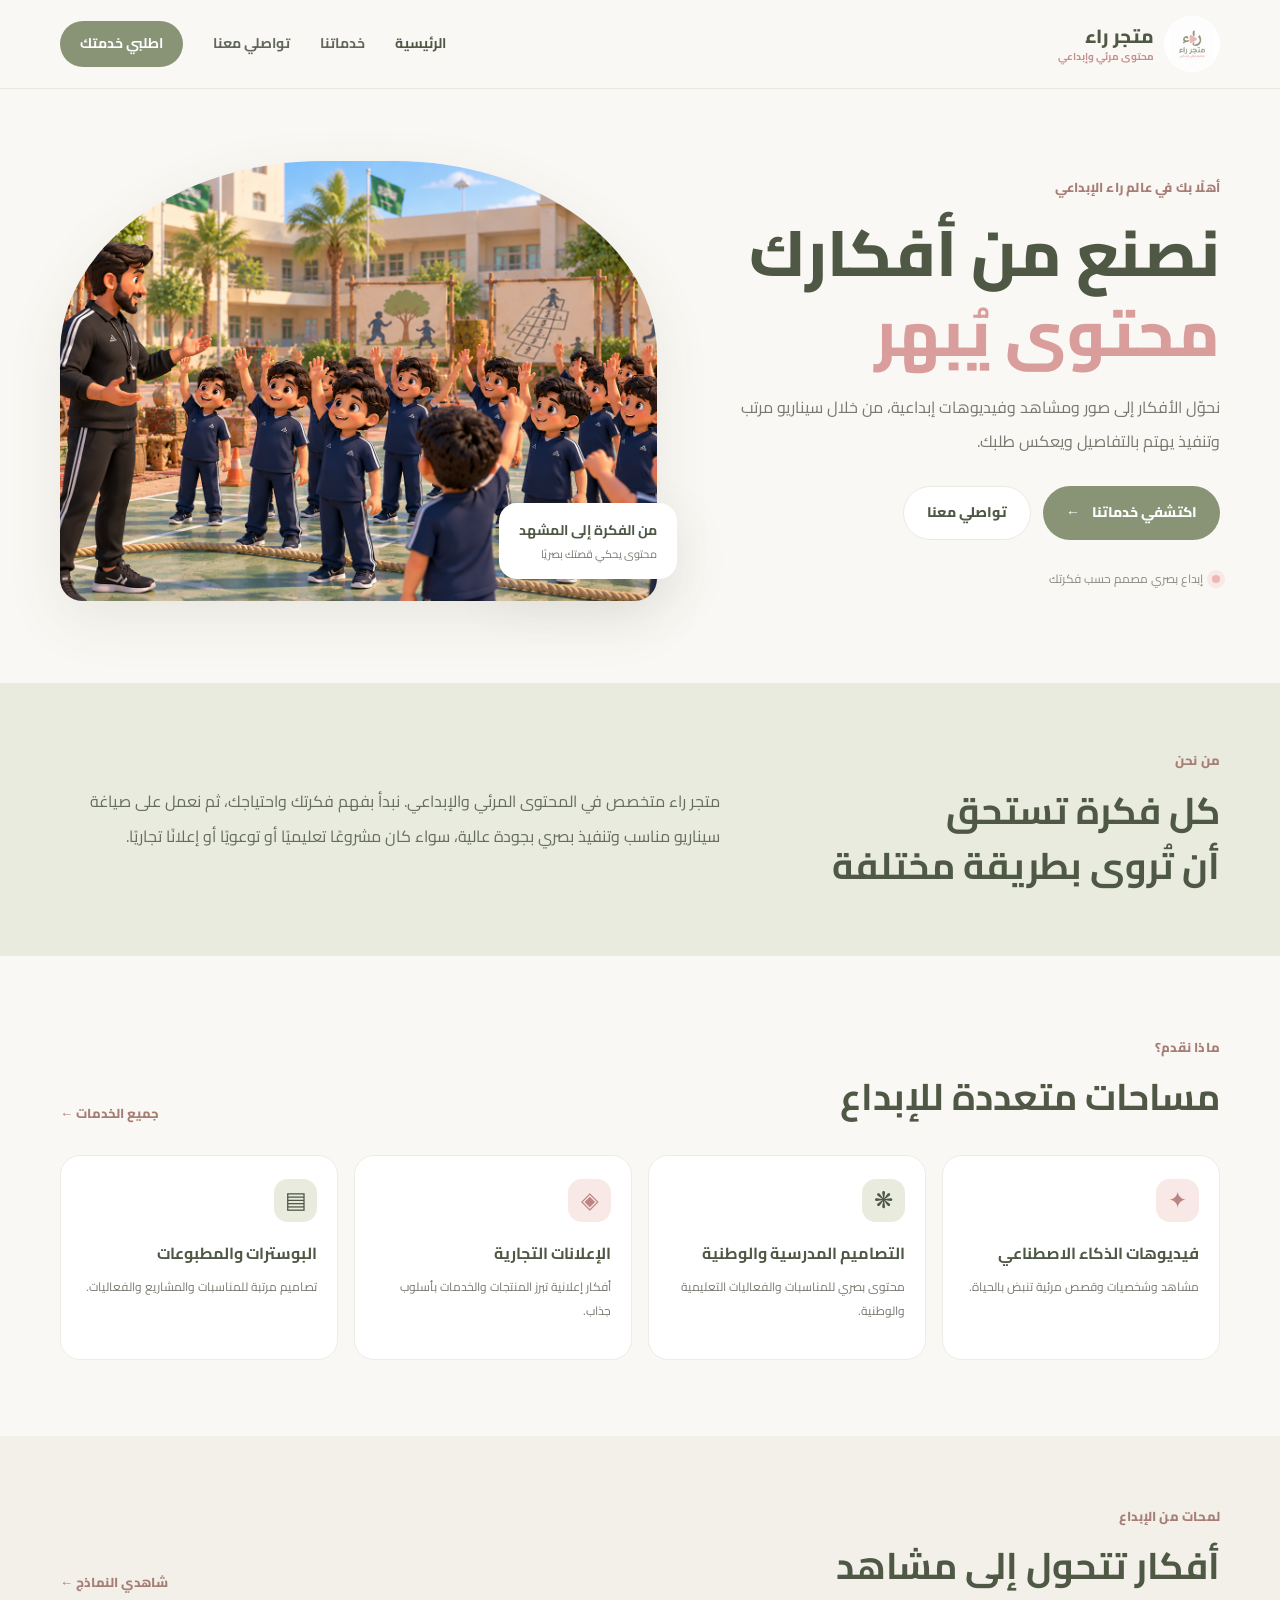
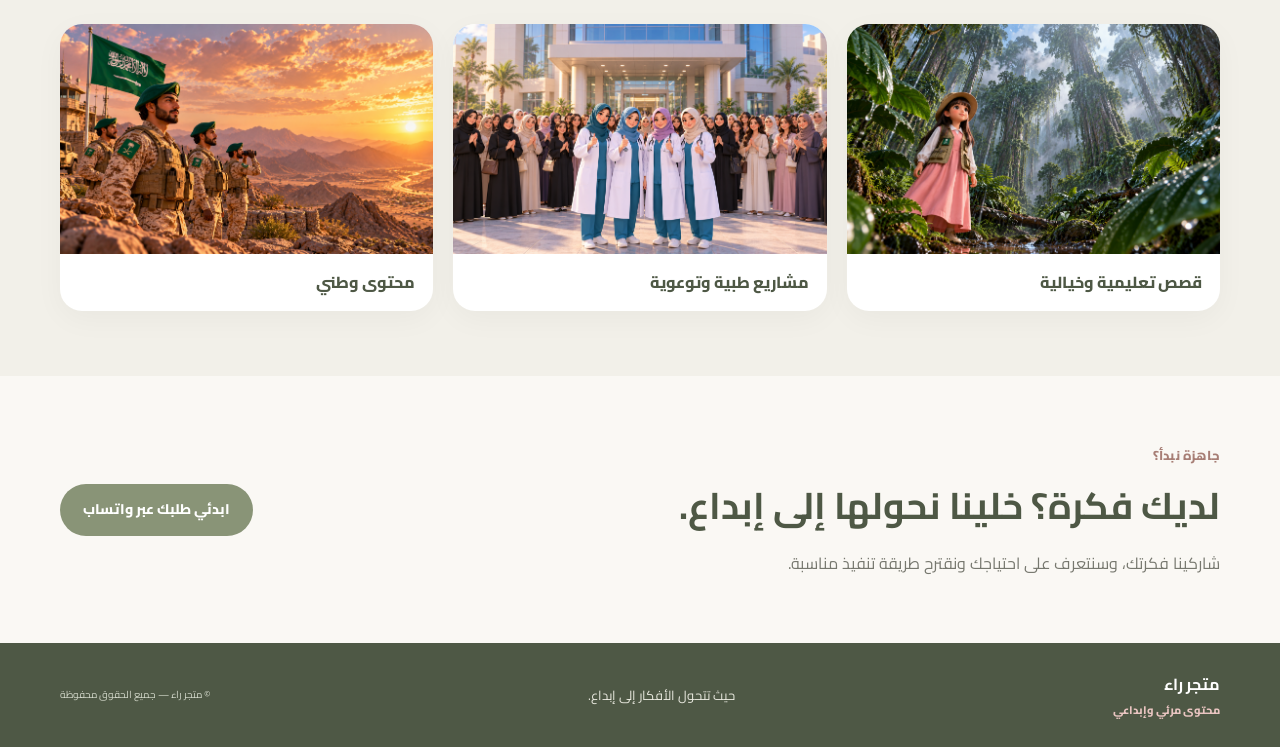
<file: index.html>
<!doctype html>
<html lang="ar" dir="rtl">
<head>
<meta charset="utf-8"><meta name="viewport" content="width=device-width, initial-scale=1">
<meta name="theme-color" content="#899477"><meta name="description" content="متجر راء للمحتوى المرئي والإبداعي: فيديوهات الذكاء الاصطناعي، التصاميم، الإعلانات والمطبوعات.">
<title>متجر راء | محتوى مرئي وإبداعي</title><link rel="preconnect" href="https://fonts.googleapis.com"><link rel="preconnect" href="https://fonts.gstatic.com" crossorigin><link href="https://fonts.googleapis.com/css2?family=Cairo:wght@400;500;600;700;800&display=swap" rel="stylesheet"><link rel="stylesheet" href="style.css">
</head><body>
<header class="site-header"><div class="container nav-wrap"><a class="brand" href="index.html"><img src="assets/images/logo.png.png" alt="شعار متجر راء"><span>متجر راء<small>محتوى مرئي وإبداعي</small></span></a><button class="menu-toggle" aria-label="فتح القائمة" aria-expanded="false">☰</button><nav class="nav-links"><a class="active" href="index.html">الرئيسية</a><a href="services.html">خدماتنا</a><a href="contact.html">تواصلي معنا</a><a class="nav-cta" href="https://wa.me/966556714294" target="_blank" rel="noopener">اطلبي خدمتك</a></nav></div></header>
<main>
<section class="hero container"><div class="hero-copy"><span class="eyebrow">أهلًا بك في عالم راء الإبداعي</span><h1>نصنع من أفكارك<br><em>محتوى يُبهر</em></h1><p>نحوّل الأفكار إلى صور ومشاهد وفيديوهات إبداعية، من خلال سيناريو مرتب وتنفيذ يهتم بالتفاصيل ويعكس طلبك.</p><div class="hero-actions"><a class="btn btn-primary" href="services.html">اكتشفي خدماتنا <span>←</span></a><a class="btn btn-light" href="contact.html">تواصلي معنا</a></div><div class="hero-note"><span class="note-dot"></span> إبداع بصري مصمم حسب فكرتك</div></div><div class="hero-visual"><img src="assets/images/story-1.png.png" alt="مشهد قصصي ثلاثي الأبعاد من أعمال متجر راء"><div class="floating-tag"><b>من الفكرة إلى المشهد</b><small>محتوى يحكي قصتك بصريًا</small></div></div></section>
<section class="intro-band"><div class="container intro-grid"><div><span class="eyebrow">من نحن</span><h2>كل فكرة تستحق<br>أن تُروى بطريقة مختلفة</h2></div><p>متجر راء متخصص في المحتوى المرئي والإبداعي. نبدأ بفهم فكرتك واحتياجك، ثم نعمل على صياغة سيناريو مناسب وتنفيذ بصري بجودة عالية، سواء كان مشروعًا تعليميًا أو توعويًا أو إعلانًا تجاريًا.</p></div></section>
<section class="section container"><div class="section-heading"><div><span class="eyebrow">ماذا نقدم؟</span><h2>مساحات متعددة للإبداع</h2></div><a class="text-link" href="services.html">جميع الخدمات ←</a></div><div class="service-preview-grid">
<article class="service-mini"><div class="mini-icon">✦</div><h3>فيديوهات الذكاء الاصطناعي</h3><p>مشاهد وشخصيات وقصص مرئية تنبض بالحياة.</p></article>
<article class="service-mini"><div class="mini-icon">❋</div><h3>التصاميم المدرسية والوطنية</h3><p>محتوى بصري للمناسبات والفعاليات التعليمية والوطنية.</p></article>
<article class="service-mini"><div class="mini-icon">◈</div><h3>الإعلانات التجارية</h3><p>أفكار إعلانية تبرز المنتجات والخدمات بأسلوب جذاب.</p></article>
<article class="service-mini"><div class="mini-icon">▤</div><h3>البوسترات والمطبوعات</h3><p>تصاميم مرتبة للمناسبات والمشاريع والفعاليات.</p></article>
</div></section>
<section class="showcase"><div class="container"><div class="section-heading"><div><span class="eyebrow">لمحات من الإبداع</span><h2>أفكار تتحول إلى مشاهد</h2></div><a class="text-link" href="services.html#samples">شاهدي النماذج ←</a></div><div class="showcase-grid"><figure><img src="assets/images/school-1.png2.png" alt="قصة مرئية لطفلة في الغابة"><figcaption>قصص تعليمية وخيالية</figcaption></figure><figure><img src="assets/images/medical-1.png.png" alt="مشهد توعوي طبي"><figcaption>مشاريع طبية وتوعوية</figcaption></figure><figure><img src="assets/images/story-1.png2.png" alt="مشهد وطني سعودي"><figcaption>محتوى وطني</figcaption></figure></div></div></section>
<section class="closing-cta container"><div><span class="eyebrow">جاهزة نبدأ؟</span><h2>لديك فكرة؟ خلينا نحولها إلى إبداع.</h2><p>شاركينا فكرتك، وسنتعرف على احتياجك ونقترح طريقة تنفيذ مناسبة.</p></div><a class="btn btn-primary" href="https://wa.me/966556714294" target="_blank" rel="noopener">ابدئي طلبك عبر واتساب</a></section>
</main><footer class="site-footer"><div class="container footer-inner"><div class="footer-brand"><b>متجر راء</b><span>محتوى مرئي وإبداعي</span></div><p>حيث تتحول الأفكار إلى إبداع.</p><small>© متجر راء — جميع الحقوق محفوظة</small></div></footer><script src="script.js"></script></body></html>
</file>
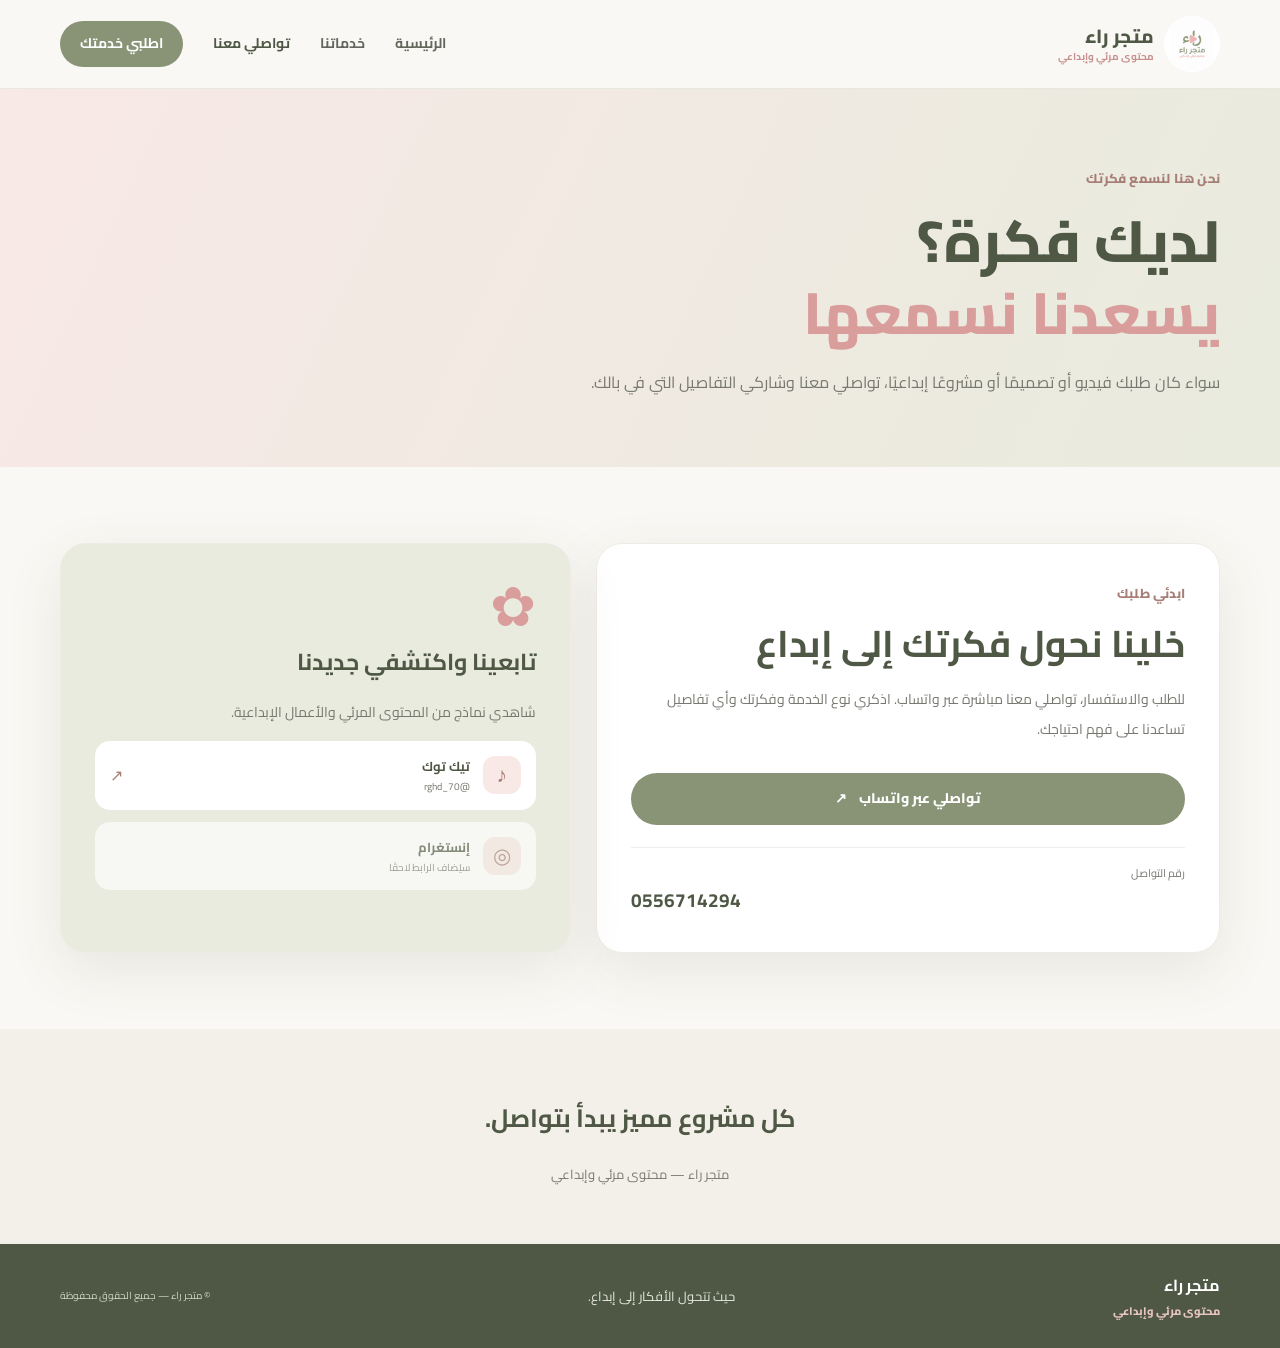
<file: contact.html>
<!doctype html>
<html lang="ar" dir="rtl"><head><meta charset="utf-8"><meta name="viewport" content="width=device-width, initial-scale=1"><meta name="description" content="تواصلي مع متجر راء لطلب فيديوهات الذكاء الاصطناعي والتصاميم والإعلانات والمشاريع الإبداعية."><title>تواصلي معنا | متجر راء</title><link rel="preconnect" href="https://fonts.googleapis.com"><link rel="preconnect" href="https://fonts.gstatic.com" crossorigin><link href="https://fonts.googleapis.com/css2?family=Cairo:wght@400;500;600;700;800&display=swap" rel="stylesheet"><link rel="stylesheet" href="style.css"></head><body>
<header class="site-header"><div class="container nav-wrap"><a class="brand" href="index.html"><img src="assets/images/logo.png.png" alt="شعار متجر راء"><span>متجر راء<small>محتوى مرئي وإبداعي</small></span></a><button class="menu-toggle" aria-label="فتح القائمة" aria-expanded="false">☰</button><nav class="nav-links"><a href="index.html">الرئيسية</a><a href="services.html">خدماتنا</a><a class="active" href="contact.html">تواصلي معنا</a><a class="nav-cta" href="https://wa.me/966556714294" target="_blank" rel="noopener">اطلبي خدمتك</a></nav></div></header>
<main><section class="page-hero contact-hero"><div class="container"><span class="eyebrow">نحن هنا لنسمع فكرتك</span><h1>لديك فكرة؟<br><em>يسعدنا نسمعها</em></h1><p>سواء كان طلبك فيديو أو تصميمًا أو مشروعًا إبداعيًا، تواصلي معنا وشاركي التفاصيل التي في بالك.</p></div></section>
<section class="section container contact-layout"><div class="contact-card"><span class="eyebrow">ابدئي طلبك</span><h2>خلينا نحول فكرتك إلى إبداع</h2><p>للطلب والاستفسار، تواصلي معنا مباشرة عبر واتساب. اذكري نوع الخدمة وفكرتك وأي تفاصيل تساعدنا على فهم احتياجك.</p><a class="btn btn-primary btn-wide" href="https://wa.me/966556714294?text=%D9%85%D8%B1%D8%AD%D8%A8%D8%A7%D9%8B%20%D9%85%D8%AA%D8%AC%D8%B1%20%D8%B1%D8%A7%D8%A1%D8%8C%20%D8%A3%D8%B1%D8%BA%D8%A8%20%D8%A8%D8%A7%D9%84%D8%A7%D8%B3%D8%AA%D9%81%D8%B3%D8%A7%D8%B1%20%D8%B9%D9%86%20%D8%AE%D8%AF%D9%85%D8%A7%D8%AA%D9%83%D9%85." target="_blank" rel="noopener">تواصلي عبر واتساب <span>↗</span></a><div class="contact-detail"><small>رقم التواصل</small><b dir="ltr">0556714294</b></div></div><div class="social-card"><div class="social-flower">✿</div><h3>تابعينا واكتشفي جديدنا</h3><p>شاهدي نماذج من المحتوى المرئي والأعمال الإبداعية.</p><a class="social-link" href="https://www.tiktok.com/@rghd_70" target="_blank" rel="noopener"><span class="social-icon">♪</span><span><b>تيك توك</b><small>@rghd_70</small></span><span class="arrow">↗</span></a><div class="social-link disabled"><span class="social-icon">◎</span><span><b>إنستغرام</b><small>سيُضاف الرابط لاحقًا</small></span></div></div></section>
<section class="contact-bottom"><div class="container"><h2>كل مشروع مميز يبدأ بتواصل.</h2><p>متجر راء — محتوى مرئي وإبداعي</p></div></section></main><footer class="site-footer"><div class="container footer-inner"><div class="footer-brand"><b>متجر راء</b><span>محتوى مرئي وإبداعي</span></div><p>حيث تتحول الأفكار إلى إبداع.</p><small>© متجر راء — جميع الحقوق محفوظة</small></div></footer><script src="script.js"></script></body></html>
</file>
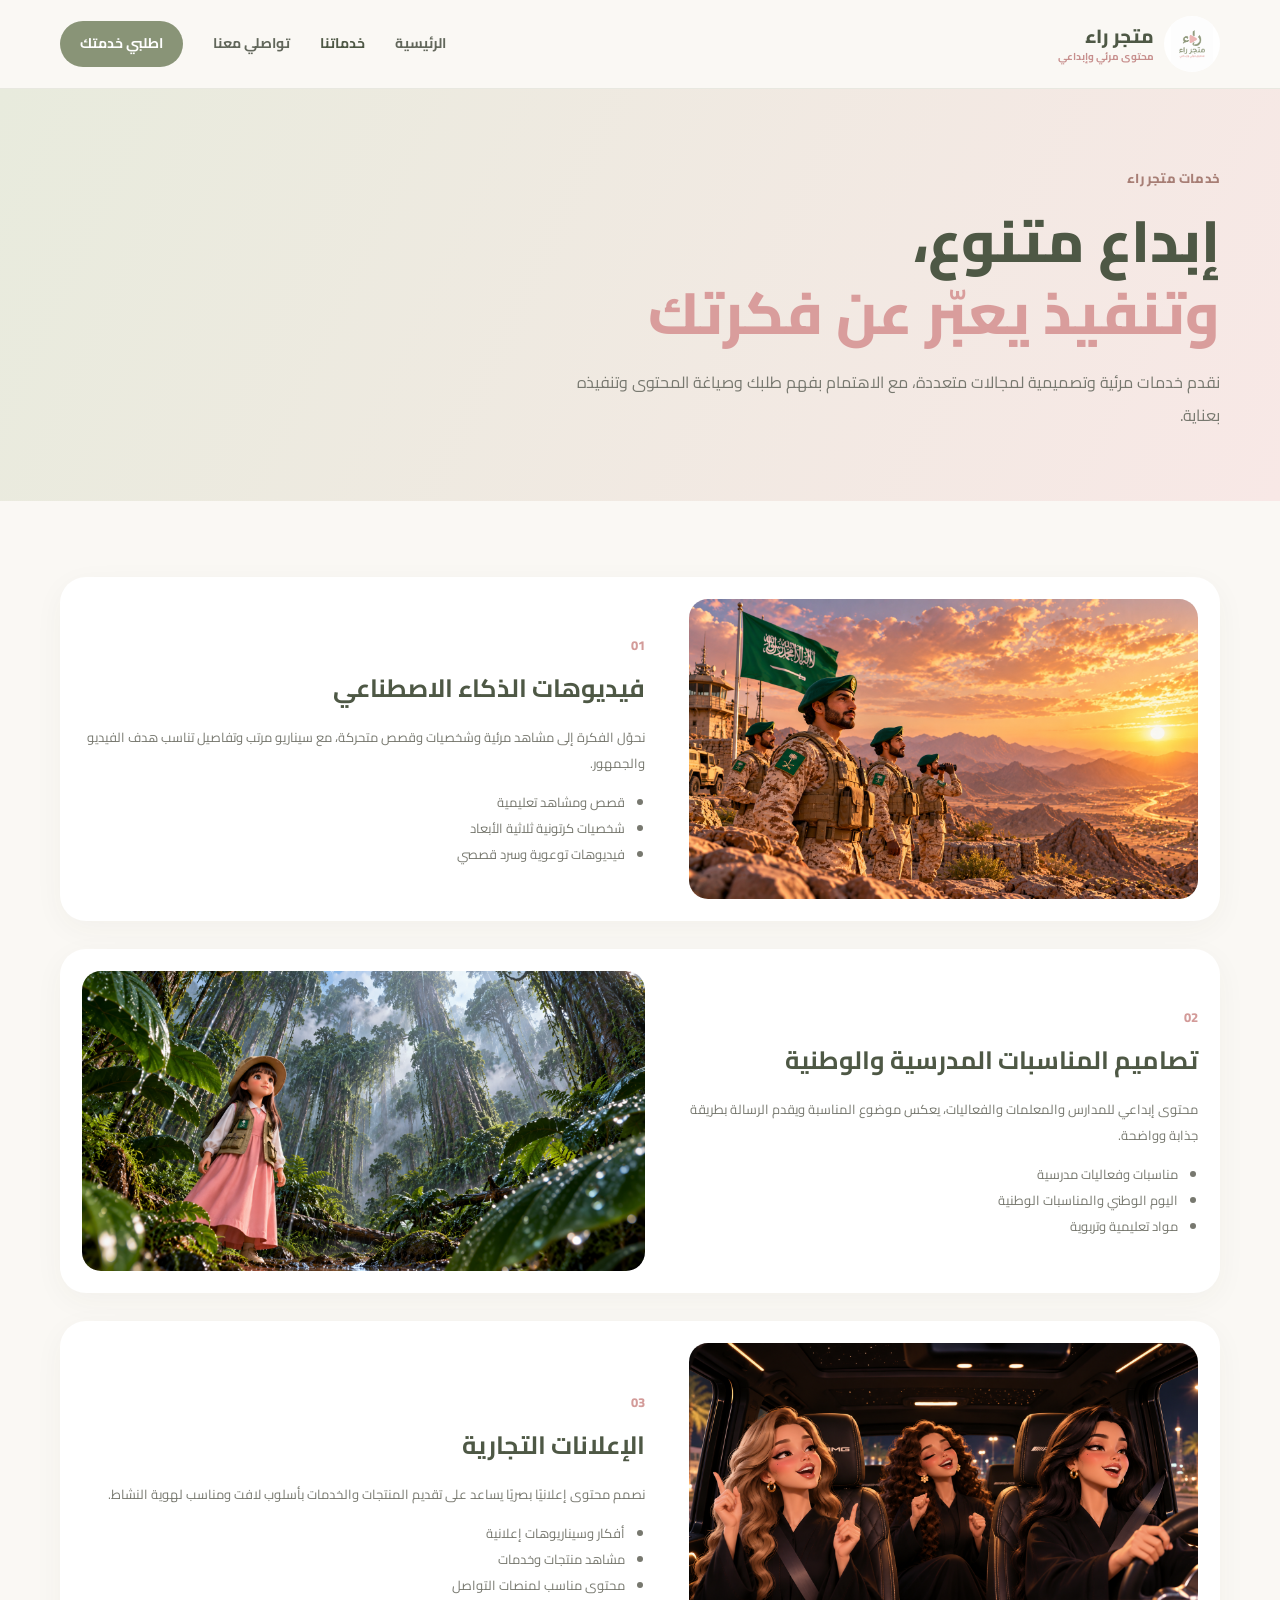
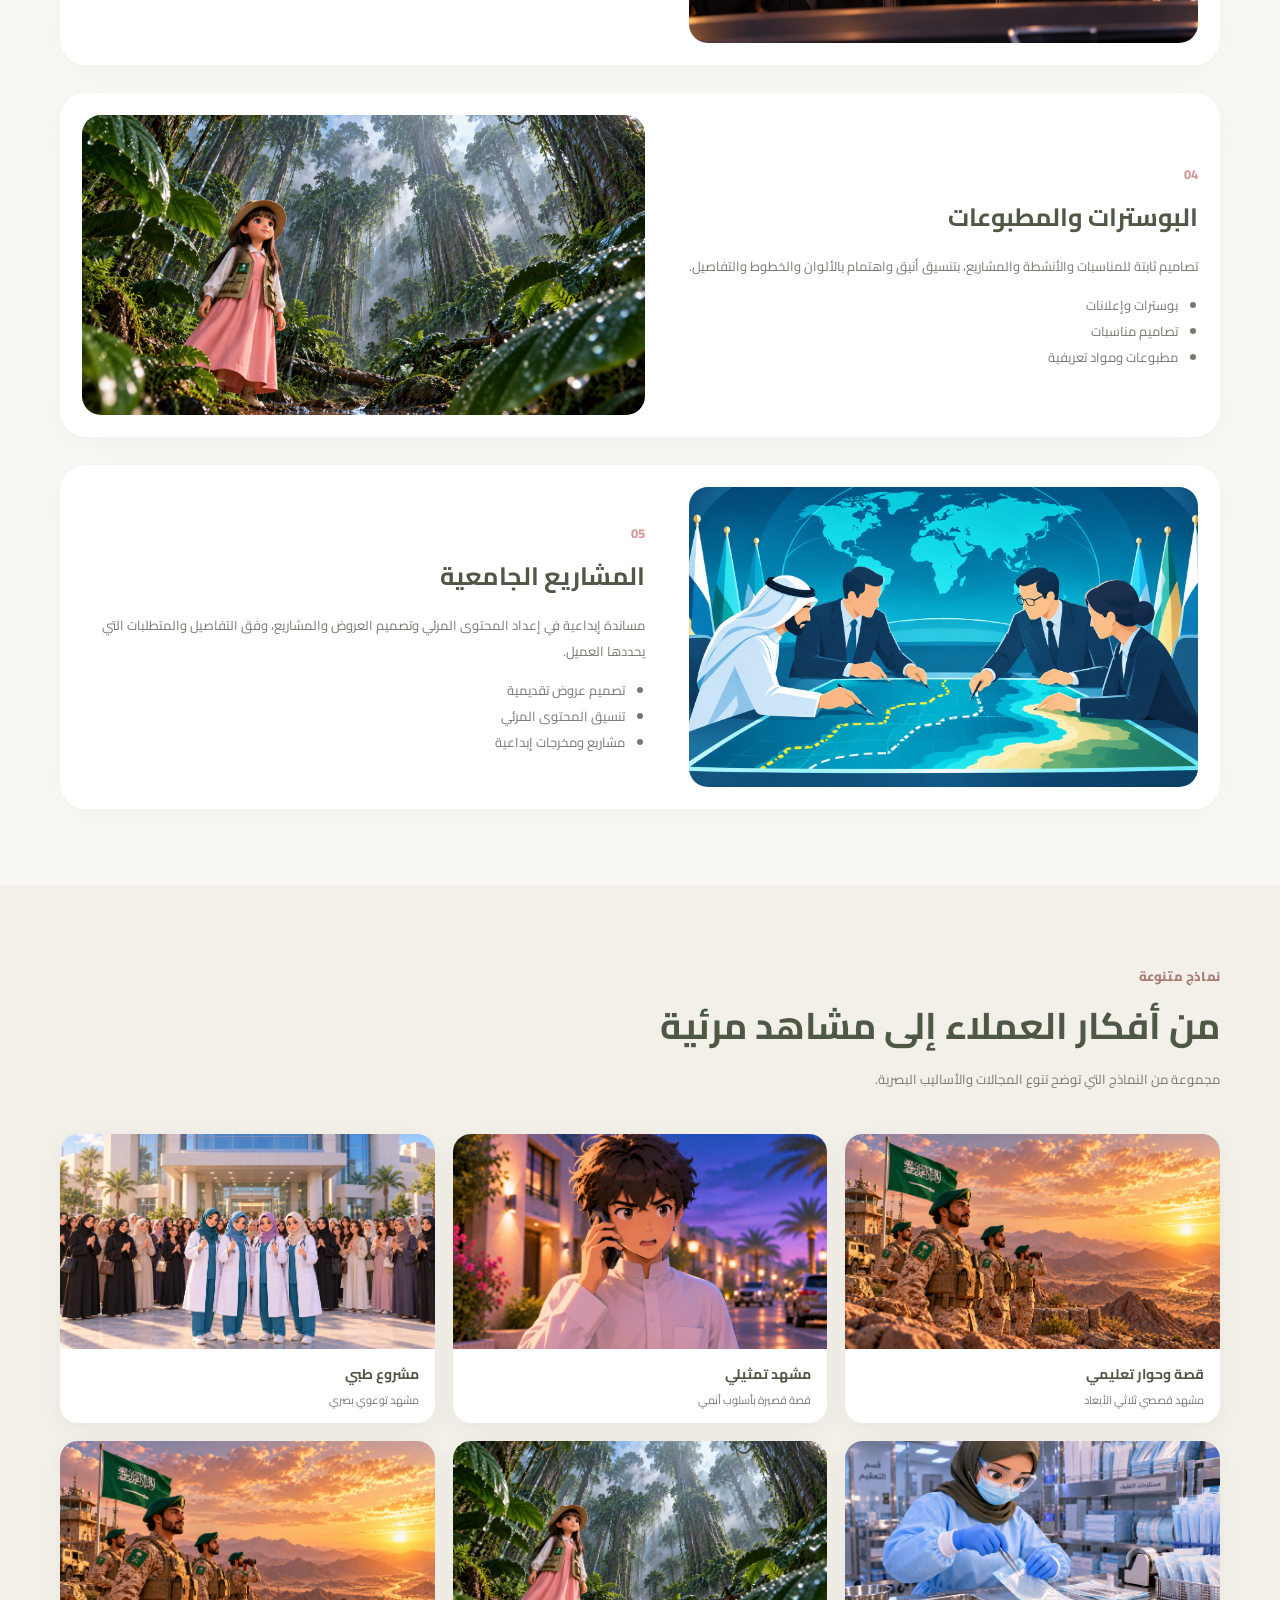
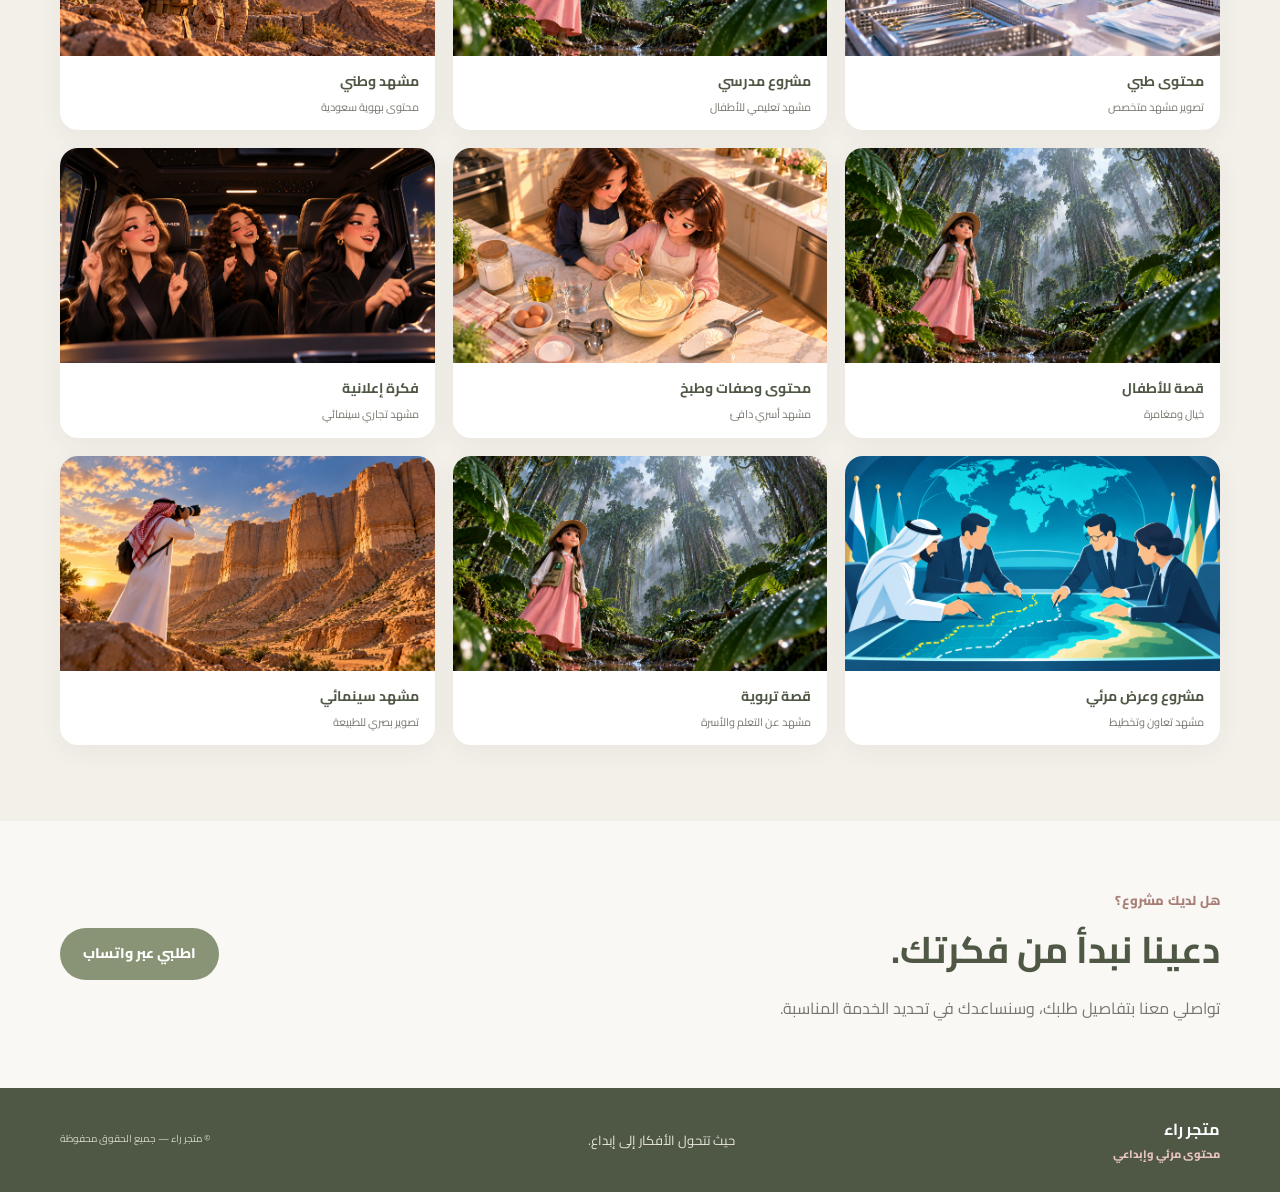
<file: services.html>
<!doctype html>
<html lang="ar" dir="rtl"><head><meta charset="utf-8"><meta name="viewport" content="width=device-width, initial-scale=1"><meta name="description" content="تعرفي على خدمات متجر راء في الفيديوهات والتصاميم والإعلانات والمشاريع التعليمية والطبية."><title>خدماتنا | متجر راء</title><link rel="preconnect" href="https://fonts.googleapis.com"><link rel="preconnect" href="https://fonts.gstatic.com" crossorigin><link href="https://fonts.googleapis.com/css2?family=Cairo:wght@400;500;600;700;800&display=swap" rel="stylesheet"><link rel="stylesheet" href="style.css"></head><body>
<header class="site-header"><div class="container nav-wrap"><a class="brand" href="index.html"><img src="assets/images/logo.png.png" alt="شعار متجر راء"><span>متجر راء<small>محتوى مرئي وإبداعي</small></span></a><button class="menu-toggle" aria-label="فتح القائمة" aria-expanded="false">☰</button><nav class="nav-links"><a href="index.html">الرئيسية</a><a class="active" href="services.html">خدماتنا</a><a href="contact.html">تواصلي معنا</a><a class="nav-cta" href="https://wa.me/966556714294" target="_blank" rel="noopener">اطلبي خدمتك</a></nav></div></header>
<main><section class="page-hero"><div class="container"><span class="eyebrow">خدمات متجر راء</span><h1>إبداع متنوع،<br><em>وتنفيذ يعبّر عن فكرتك</em></h1><p>نقدم خدمات مرئية وتصميمية لمجالات متعددة، مع الاهتمام بفهم طلبك وصياغة المحتوى وتنفيذه بعناية.</p></div></section>
<section class="section container"><div class="services-list">
<article class="service-row"><img src="assets/images/story-1.png2.png" alt="مشهد قصصي ثلاثي الأبعاد"><div><span class="service-number">01</span><h2>فيديوهات الذكاء الاصطناعي</h2><p>نحوّل الفكرة إلى مشاهد مرئية وشخصيات وقصص متحركة، مع سيناريو مرتب وتفاصيل تناسب هدف الفيديو والجمهور.</p><ul><li>قصص ومشاهد تعليمية</li><li>شخصيات كرتونية ثلاثية الأبعاد</li><li>فيديوهات توعوية وسرد قصصي</li></ul></div></article>
<article class="service-row reverse"><img src="assets/images/school-1.png2.png" alt="مشروع مدرسي تعليمي"><div><span class="service-number">02</span><h2>تصاميم المناسبات المدرسية والوطنية</h2><p>محتوى إبداعي للمدارس والمعلمات والفعاليات، يعكس موضوع المناسبة ويقدم الرسالة بطريقة جذابة وواضحة.</p><ul><li>مناسبات وفعاليات مدرسية</li><li>اليوم الوطني والمناسبات الوطنية</li><li>مواد تعليمية وتربوية</li></ul></div></article>
<article class="service-row"><img src="assets/images/ads-1.png.png" alt="مشهد إعلاني تجاري"><div><span class="service-number">03</span><h2>الإعلانات التجارية</h2><p>نصمم محتوى إعلانيًا بصريًا يساعد على تقديم المنتجات والخدمات بأسلوب لافت ومناسب لهوية النشاط.</p><ul><li>أفكار وسيناريوهات إعلانية</li><li>مشاهد منتجات وخدمات</li><li>محتوى مناسب لمنصات التواصل</li></ul></div></article>
<article class="service-row reverse"><img src="assets/images/school-1.png2.png" alt="قصة تعليمية أسرية"><div><span class="service-number">04</span><h2>البوسترات والمطبوعات</h2><p>تصاميم ثابتة للمناسبات والأنشطة والمشاريع، بتنسيق أنيق واهتمام بالألوان والخطوط والتفاصيل.</p><ul><li>بوسترات وإعلانات</li><li>تصاميم مناسبات</li><li>مطبوعات ومواد تعريفية</li></ul></div></article>
<article class="service-row"><img src="assets/images/story-1.png3.png" alt="مشروع تخطيط وعرض مرئي"><div><span class="service-number">05</span><h2>المشاريع الجامعية</h2><p>مساندة إبداعية في إعداد المحتوى المرئي وتصميم العروض والمشاريع، وفق التفاصيل والمتطلبات التي يحددها العميل.</p><ul><li>تصميم عروض تقديمية</li><li>تنسيق المحتوى المرئي</li><li>مشاريع ومخرجات إبداعية</li></ul></div></article>
</div></section>
<section class="section samples-section" id="samples"><div class="container"><div class="section-heading"><div><span class="eyebrow">نماذج متنوعة</span><h2>من أفكار العملاء إلى مشاهد مرئية</h2><p class="section-lead">مجموعة من النماذج التي توضح تنوع المجالات والأساليب البصرية.</p></div></div><div class="gallery-grid">
<figure><img src="assets/images/story-1.png2.png" alt="قصة أصدقاء في جلسة خارجية"><figcaption><b>قصة وحوار تعليمي</b><span>مشهد قصصي ثلاثي الأبعاد</span></figcaption></figure>
<figure><img src="assets/images/ads-1.png2.png" alt="شخصية تتحدث عبر الهاتف"><figcaption><b>مشهد تمثيلي</b><span>قصة قصيرة بأسلوب أنمي</span></figcaption></figure>
<figure><img src="assets/images/medical-1.png.png" alt="فريق طبي"><figcaption><b>مشروع طبي</b><span>مشهد توعوي بصري</span></figcaption></figure>
<figure><img src="assets/images/medical-1.png2.png" alt="مشهد طبي داخل منشأة"><figcaption><b>محتوى طبي</b><span>تصوير مشهد متخصص</span></figcaption></figure>
<figure><img src="assets/images/school-1.png2.png" alt="نشاط مدرسي"><figcaption><b>مشروع مدرسي</b><span>مشهد تعليمي للأطفال</span></figcaption></figure>
<figure><img src="assets/images/story-1.png2.png" alt="جنود سعوديون عند الغروب"><figcaption><b>مشهد وطني</b><span>محتوى بهوية سعودية</span></figcaption></figure>
<figure><img src="assets/images/school-1.png2.png" alt="طفلة تستكشف الغابة"><figcaption><b>قصة للأطفال</b><span>خيال ومغامرة</span></figcaption></figure>
<figure><img src="assets/images/cooking-1.png.png" alt="أم وابنتها تحضران الطعام"><figcaption><b>محتوى وصفات وطبخ</b><span>مشهد أسري دافئ</span></figcaption></figure>
<figure><img src="assets/images/ads-1.png.png" alt="مشهد نسائي داخل سيارة"><figcaption><b>فكرة إعلانية</b><span>مشهد تجاري سينمائي</span></figcaption></figure>
<figure><img src="assets/images/story-1.png3.png" alt="فريق يتعاون حول خريطة"><figcaption><b>مشروع وعرض مرئي</b><span>مشهد تعاون وتخطيط</span></figcaption></figure>
<figure><img src="assets/images/school-1.png2.png" alt="أم تساعد ابنتها في الدراسة"><figcaption><b>قصة تربوية</b><span>مشهد عن التعلم والأسرة</span></figcaption></figure>
<figure><img src="assets/images/story-1.png4.png" alt="مصوّر يوثق منظرًا طبيعيًا"><figcaption><b>مشهد سينمائي</b><span>تصوير بصري للطبيعة</span></figcaption></figure>
</div></div></section>
<section class="closing-cta container"><div><span class="eyebrow">هل لديك مشروع؟</span><h2>دعينا نبدأ من فكرتك.</h2><p>تواصلي معنا بتفاصيل طلبك، وسنساعدك في تحديد الخدمة المناسبة.</p></div><a class="btn btn-primary" href="https://wa.me/966556714294" target="_blank" rel="noopener">اطلبي عبر واتساب</a></section></main>
<footer class="site-footer"><div class="container footer-inner"><div class="footer-brand"><b>متجر راء</b><span>محتوى مرئي وإبداعي</span></div><p>حيث تتحول الأفكار إلى إبداع.</p><small>© متجر راء — جميع الحقوق محفوظة</small></div></footer><script src="script.js"></script></body></html>
</file>
<file: style.css>
@import url('https://fonts.googleapis.com/css2?family=Cairo:wght@400;500;600;700;800&display=swap');
:root{--sage:#899477;--sage-dark:#4e5845;--sage-soft:#e8ebdd;--pink:#edb7b6;--pink-soft:#f8e8e6;--cream:#faf8f4;--sand:#e6ddd2;--ink:#34372f;--muted:#77786f;--white:#fff;--shadow:0 18px 55px rgba(67,78,57,.10)}*{box-sizing:border-box}html{scroll-behavior:smooth}body{margin:0;background:var(--cream);color:var(--ink);font-family:'Cairo',Tahoma,sans-serif;line-height:1.85}a{color:inherit;text-decoration:none}img{display:block;max-width:100%}.container{width:min(1160px,calc(100% - 44px));margin-inline:auto}.site-header{position:sticky;top:0;z-index:20;background:rgba(250,248,244,.93);backdrop-filter:blur(14px);border-bottom:1px solid rgba(137,148,119,.16)}.nav-wrap{min-height:88px;display:flex;align-items:center;justify-content:space-between;gap:24px}.brand{display:flex;align-items:center;gap:10px;font-weight:800;color:var(--sage-dark);font-size:19px}.brand img{width:56px;height:56px;object-fit:contain;border-radius:50%;background:#fff}.brand span{display:flex;flex-direction:column;line-height:1.35}.brand small{font-size:10px;color:#c78f8d;font-weight:700}.nav-links{display:flex;align-items:center;gap:30px;font-size:14px;font-weight:700;color:#62675b}.nav-links a{transition:.2s}.nav-links a:hover,.nav-links a.active{color:var(--sage-dark)}.nav-cta{background:var(--sage)!important;color:#fff!important;padding:10px 20px;border-radius:30px}.menu-toggle{display:none;border:0;background:var(--sage-soft);color:var(--sage-dark);font-size:23px;border-radius:12px;padding:5px 12px}.hero{display:grid;grid-template-columns:.92fr 1.08fr;align-items:center;gap:54px;padding-block:72px 82px}.eyebrow{display:inline-block;color:#a77e75;font-size:13px;font-weight:800;letter-spacing:.2px}.hero h1,.page-hero h1{font-size:clamp(39px,5vw,66px);line-height:1.25;color:var(--sage-dark);margin:12px 0 18px;font-weight:800}.hero h1 em,.page-hero h1 em{font-style:normal;color:#d99d9c}.hero-copy>p,.page-hero p{max-width:540px;color:var(--muted);font-size:16px;line-height:2.1}.hero-actions{display:flex;gap:12px;flex-wrap:wrap;margin-top:28px}.btn{display:inline-flex;align-items:center;justify-content:center;gap:12px;padding:13px 23px;border-radius:32px;font-weight:800;font-size:14px;transition:transform .2s,box-shadow .2s}.btn:hover{transform:translateY(-3px);box-shadow:var(--shadow)}.btn-primary{background:var(--sage);color:#fff}.btn-light{background:#fff;color:var(--sage-dark);border:1px solid var(--sage-soft)}.hero-note{display:flex;align-items:center;gap:9px;color:#898b80;font-size:12px;margin-top:28px}.note-dot{width:8px;height:8px;background:var(--pink);border-radius:50%;box-shadow:0 0 0 5px var(--pink-soft)}.hero-visual{position:relative}.hero-visual>img{width:100%;height:440px;object-fit:cover;border-radius:44% 44% 22px 22px;box-shadow:var(--shadow)}.floating-tag{position:absolute;bottom:22px;right:-20px;background:#fff;padding:15px 20px;border-radius:18px;box-shadow:var(--shadow);display:flex;flex-direction:column}.floating-tag b{color:var(--sage-dark);font-size:14px}.floating-tag small{color:var(--muted);font-size:11px}.intro-band{background:var(--sage-soft);padding:62px 0}.intro-grid{display:grid;grid-template-columns:.8fr 1.2fr;gap:60px;align-items:center}.intro-grid h2,.section-heading h2,.closing-cta h2,.contact-card h2{font-size:clamp(25px,3vw,37px);line-height:1.5;color:var(--sage-dark);margin:8px 0 0}.intro-grid p{margin:0;color:#666d5c;line-height:2.2}.section{padding-block:76px}.section-heading{display:flex;align-items:end;justify-content:space-between;gap:20px;margin-bottom:30px}.text-link{font-size:13px;color:#a77e75;font-weight:800;white-space:nowrap}.service-preview-grid{display:grid;grid-template-columns:repeat(4,1fr);gap:16px}.service-mini{background:#fff;border:1px solid #eeece5;border-radius:20px;padding:23px 20px;min-height:205px;transition:.25s}.service-mini:hover{transform:translateY(-5px);box-shadow:var(--shadow)}.mini-icon{width:43px;height:43px;border-radius:14px;display:grid;place-items:center;background:var(--pink-soft);color:#bd8582;font-size:23px}.service-mini:nth-child(even) .mini-icon{background:var(--sage-soft);color:var(--sage-dark)}.service-mini h3{font-size:16px;color:var(--sage-dark);margin:17px 0 7px}.service-mini p{font-size:12px;color:var(--muted);margin:0;line-height:2}.showcase{background:#f2f0e9;padding:65px 0}.showcase-grid{display:grid;grid-template-columns:repeat(3,1fr);gap:20px}.showcase-grid figure{margin:0;background:#fff;border-radius:22px;overflow:hidden;box-shadow:0 8px 30px rgba(0,0,0,.04)}.showcase-grid img{width:100%;height:230px;object-fit:cover}.showcase-grid figcaption{padding:14px 18px;font-weight:800;color:var(--sage-dark)}.closing-cta{display:flex;align-items:center;justify-content:space-between;gap:30px;padding-block:64px}.closing-cta p{color:var(--muted);margin-bottom:0}.site-footer{background:#4e5845;color:#fff;padding:27px 0}.footer-inner{display:flex;align-items:center;justify-content:space-between;gap:20px}.footer-brand{display:flex;flex-direction:column;font-weight:800}.footer-brand span{font-size:11px;color:#e9c5c1}.footer-inner p{font-size:13px;color:#e9e9df}.footer-inner small{font-size:10px;color:#d2d7c9}.page-hero{background:linear-gradient(115deg,#e8ebdd 0%,#f8e8e6 100%);padding:74px 0 68px}.page-hero h1{font-size:clamp(38px,5vw,58px);margin-bottom:10px}.page-hero p{max-width:650px;margin-bottom:0}.services-list{display:flex;flex-direction:column;gap:28px}.service-row{display:grid;grid-template-columns:.95fr 1.05fr;align-items:center;gap:44px;background:#fff;border-radius:26px;padding:22px;box-shadow:0 8px 30px rgba(61,70,53,.045)}.service-row.reverse img{order:2}.service-row img{width:100%;height:300px;object-fit:cover;border-radius:19px}.service-number{color:#d39b99;font-size:13px;font-weight:800}.service-row h2{font-size:25px;color:var(--sage-dark);margin:5px 0 10px}.service-row p,.service-row li{font-size:13px;color:var(--muted);line-height:2}.service-row ul{padding-right:20px;margin:10px 0 0}.samples-section{background:#f2f0e9}.section-lead{color:var(--muted);font-size:13px}.gallery-grid{display:grid;grid-template-columns:repeat(3,1fr);gap:18px}.gallery-grid figure{margin:0;background:#fff;border-radius:18px;overflow:hidden;box-shadow:0 7px 24px rgba(55,65,48,.05);transition:.2s}.gallery-grid figure:hover{transform:translateY(-4px)}.gallery-grid img{width:100%;height:215px;object-fit:cover}.gallery-grid figcaption{padding:13px 16px;display:flex;flex-direction:column;gap:2px}.gallery-grid figcaption b{color:var(--sage-dark);font-size:14px}.gallery-grid figcaption span{color:var(--muted);font-size:11px}.contact-hero{background:linear-gradient(115deg,#f8e8e6,#e8ebdd)}.contact-layout{display:grid;grid-template-columns:1.1fr .9fr;gap:25px;align-items:stretch}.contact-card,.social-card{background:#fff;border:1px solid #eeece5;border-radius:26px;padding:34px;box-shadow:var(--shadow)}.contact-card p,.social-card p{color:var(--muted);font-size:14px;line-height:2.1}.btn-wide{width:100%;margin:15px 0 22px}.contact-detail{display:flex;flex-direction:column;border-top:1px solid #eee;padding-top:15px}.contact-detail small{font-size:11px;color:var(--muted)}.contact-detail b{color:var(--sage-dark);font-size:19px}.social-card{background:var(--sage-soft);position:relative;overflow:hidden}.social-flower{font-size:55px;color:#d99d9c;line-height:1}.social-card h3{color:var(--sage-dark);font-size:23px;margin:8px 0}.social-link{display:flex;align-items:center;gap:13px;background:#fff;padding:13px 15px;border-radius:15px;margin-top:12px}.social-icon{width:38px;height:38px;border-radius:12px;background:#f8e8e6;color:#a77e75;display:grid;place-items:center;font-size:21px}.social-link span:nth-child(2){display:flex;flex-direction:column;flex:1}.social-link b{font-size:13px;color:var(--sage-dark)}.social-link small{font-size:10px;color:var(--muted)}.social-link .arrow{color:#a77e75}.social-link.disabled{opacity:.65}.contact-bottom{text-align:center;background:#f2f0e9;padding:45px 0}.contact-bottom h2{color:var(--sage-dark);font-size:25px}.contact-bottom p{color:var(--muted);font-size:13px}@media(max-width:850px){.nav-links{gap:17px}.hero{gap:28px}.hero-visual>img{height:360px}.service-preview-grid{grid-template-columns:repeat(2,1fr)}.service-row{gap:24px}.gallery-grid{grid-template-columns:repeat(2,1fr)}}@media(max-width:650px){.container{width:min(100% - 30px,520px)}.nav-wrap{min-height:74px}.brand img{width:48px;height:48px}.menu-toggle{display:block}.nav-links{display:none;position:absolute;top:74px;right:15px;left:15px;background:#fff;border:1px solid var(--sage-soft);border-radius:18px;padding:18px;box-shadow:var(--shadow);flex-direction:column;align-items:stretch;gap:13px}.nav-links.open{display:flex}.nav-links a{padding:7px}.nav-cta{text-align:center}.hero{grid-template-columns:1fr;padding-block:43px 55px;gap:32px}.hero h1{font-size:43px}.hero-visual{padding-inline:8px}.hero-visual>img{height:300px;border-radius:35% 35% 18px 18px}.floating-tag{right:0;bottom:12px}.intro-band{padding:43px 0}.intro-grid{grid-template-columns:1fr;gap:15px}.section{padding-block:52px}.section-heading{align-items:start}.section-heading h2{font-size:25px}.service-preview-grid{gap:11px}.service-mini{padding:17px 14px;min-height:190px}.service-mini h3{font-size:14px}.showcase{padding:48px 0}.showcase-grid{grid-template-columns:1fr;gap:14px}.showcase-grid img{height:220px}.closing-cta{align-items:flex-start;flex-direction:column;padding-block:48px}.footer-inner{flex-direction:column;align-items:flex-start;gap:8px}.page-hero{padding:50px 0}.service-row,.contact-layout{grid-template-columns:1fr}.service-row{padding:14px;gap:17px}.service-row.reverse img{order:0}.service-row img{height:230px}.service-row h2{font-size:21px}.gallery-grid{grid-template-columns:1fr 1fr;gap:10px}.gallery-grid img{height:145px}.gallery-grid figcaption{padding:10px}.gallery-grid figcaption b{font-size:12px}.gallery-grid figcaption span{font-size:10px}.contact-card,.social-card{padding:24px}.contact-bottom h2{font-size:21px}}
</file>
